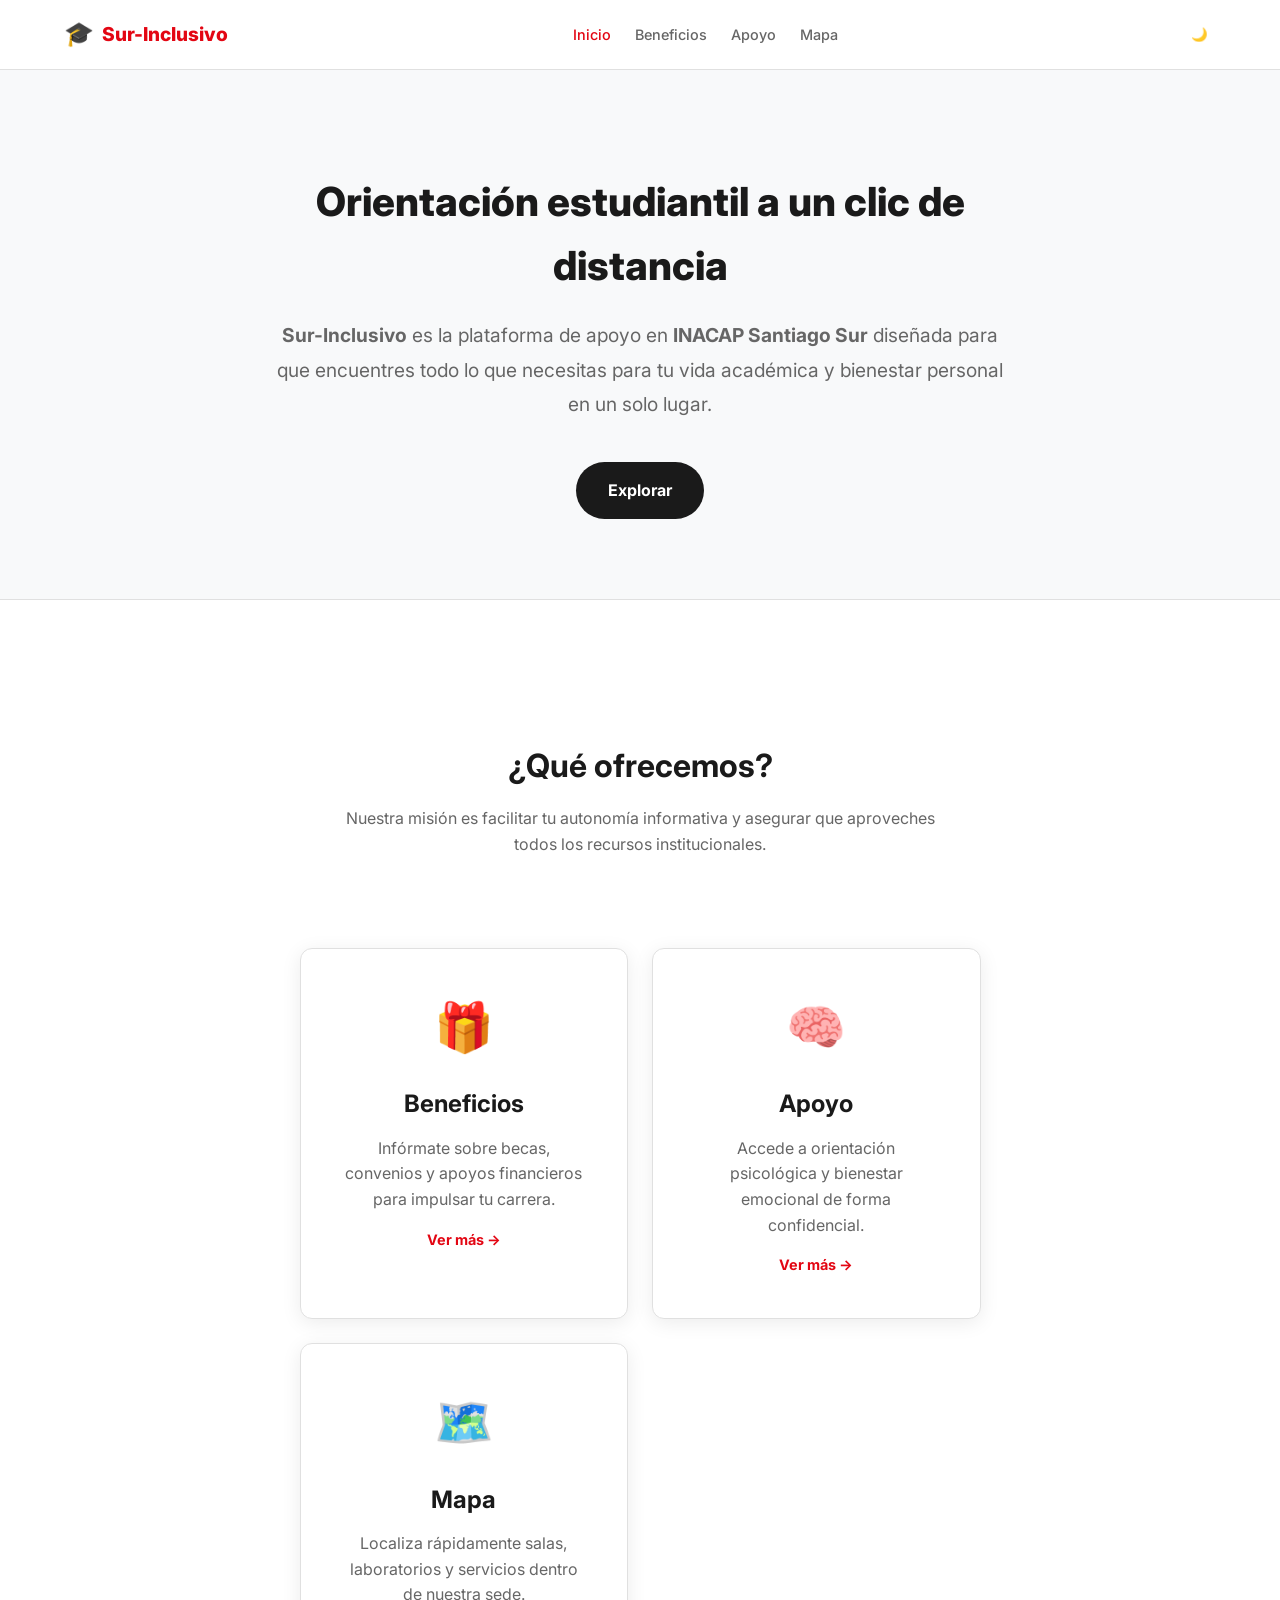
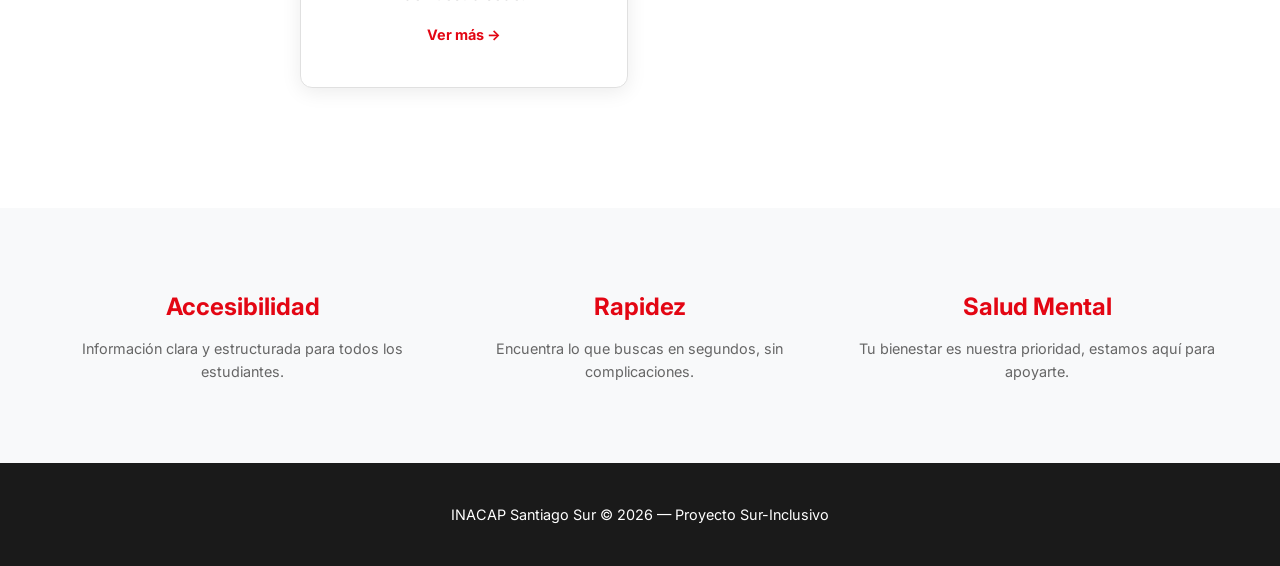
<file: index.html>
<!DOCTYPE html>
<html lang="es">

<head>
  <meta charset="UTF-8">
  <meta name="viewport" content="width=device-width, initial-scale=1.0">
  <title>Sur-Inclusivo | Tu Guía Estudiantil</title>
  <link rel="stylesheet" href="styles.css">
  <link rel="preconnect" href="https://fonts.googleapis.com">
  <link rel="preconnect" href="https://fonts.gstatic.com" crossorigin>
  <link href="https://fonts.googleapis.com/css2?family=Inter:wght@400;600;800&display=swap" rel="stylesheet">
</head>

<body>
  <nav class="navbar">
    <div class="container navbar-inner">
      <a href="index.html" class="navbar-brand">
        <span style="font-size: 1.5rem;">🎓</span> Sur-Inclusivo
      </a>
      <ul class="nav-links">
        <li><a href="index.html" class="nav-link">Inicio</a></li>
        <li><a href="beneficios.html" class="nav-link">Beneficios</a></li>
        <li><a href="apoyo.html" class="nav-link">Apoyo</a></li>
        <li><a href="mapa.html" class="nav-link">Mapa</a></li>
      </ul>
      <div class="nav-actions">
        <button id="theme-btn" class="btn-theme">🌙</button>
        <button id="menu-btn" class="menu-btn">☰</button>
      </div>
    </div>
  </nav>

  <!-- Hero Section -->
  <header class="hero-landing fade-in">
    <div class="container hero-landing-content">
      <h1 class="page-title">Orientación estudiantil a un clic de distancia</h1>
      <p class="hero-text">
        <strong>Sur-Inclusivo</strong> es la plataforma de apoyo en <strong>INACAP Santiago Sur</strong> diseñada para
        que encuentres todo lo que necesitas para tu vida académica y bienestar personal en un solo lugar.
      </p>
      <div class="hero-buttons">
        <a href="#explorar" class="btn-emergency" style="background: var(--secondary);">Explorar</a>
      </div>
    </div>
  </header>

  <!-- About Section -->
  <section id="explorar" class="container" style="padding: 80px 0;">
    <div style="text-align: center; margin-bottom: 50px;" class="fade-in">
      <h2 style="font-size: 2rem; margin-bottom: 15px;">¿Qué ofrecemos?</h2>
      <p style="color: var(--text-secondary); max-width: 600px; margin: 0 auto;">
        Nuestra misión es facilitar tu autonomía informativa y asegurar que aproveches todos los recursos
        institucionales.
      </p>
    </div>

    <div class="dashboard">
      <a href="beneficios.html" class="dash-card fade-in" style="animation-delay: 0.1s;">
        <span class="dash-card-icon">🎁</span>
        <h3>Beneficios</h3>
        <p>Infórmate sobre becas, convenios y apoyos financieros para impulsar tu carrera.</p>
        <span class="btn-text">Ver más →</span>
      </a>
      <a href="apoyo.html" class="dash-card fade-in" style="animation-delay: 0.2s;">
        <span class="dash-card-icon">🧠</span>
        <h3>Apoyo</h3>
        <p>Accede a orientación psicológica y bienestar emocional de forma confidencial.</p>
        <span class="btn-text">Ver más →</span>
      </a>
      <a href="mapa.html" class="dash-card fade-in" style="animation-delay: 0.3s;">
        <span class="dash-card-icon">🗺️</span>
        <h3>Mapa</h3>
        <p>Localiza rápidamente salas, laboratorios y servicios dentro de nuestra sede.</p>
        <span class="btn-text">Ver más →</span>
      </a>
    </div>
  </section>

  <!-- Features Section (Brief) -->
  <section style="background: var(--bg-secondary); padding: 80px 0;">
    <div class="container">
      <div
        style="display: grid; grid-template-columns: repeat(auto-fit, minmax(250px, 1fr)); gap: 40px; text-align: center;">
        <div class="fade-in">
          <h4 style="color: var(--primary); font-size: 1.5rem; margin-bottom: 10px;">Accesibilidad</h4>
          <p style="font-size: 0.9rem; color: var(--text-secondary);">Información clara y estructurada para todos los
            estudiantes.</p>
        </div>
        <div class="fade-in" style="animation-delay: 0.1s;">
          <h4 style="color: var(--primary); font-size: 1.5rem; margin-bottom: 10px;">Rapidez</h4>
          <p style="font-size: 0.9rem; color: var(--text-secondary);">Encuentra lo que buscas en segundos, sin
            complicaciones.</p>
        </div>
        <div class="fade-in" style="animation-delay: 0.2s;">
          <h4 style="color: var(--primary); font-size: 1.5rem; margin-bottom: 10px;">Salud Mental</h4>
          <p style="font-size: 0.9rem; color: var(--text-secondary);">Tu bienestar es nuestra prioridad, estamos aquí
            para apoyarte.</p>
        </div>
      </div>
    </div>
  </section>

  <footer class="footer">
    <div class="container">
      <p>INACAP Santiago Sur &copy; 2026 — Proyecto Sur-Inclusivo</p>
    </div>
  </footer>

  <script src="script.js"></script>
</body>

</html>
</file>
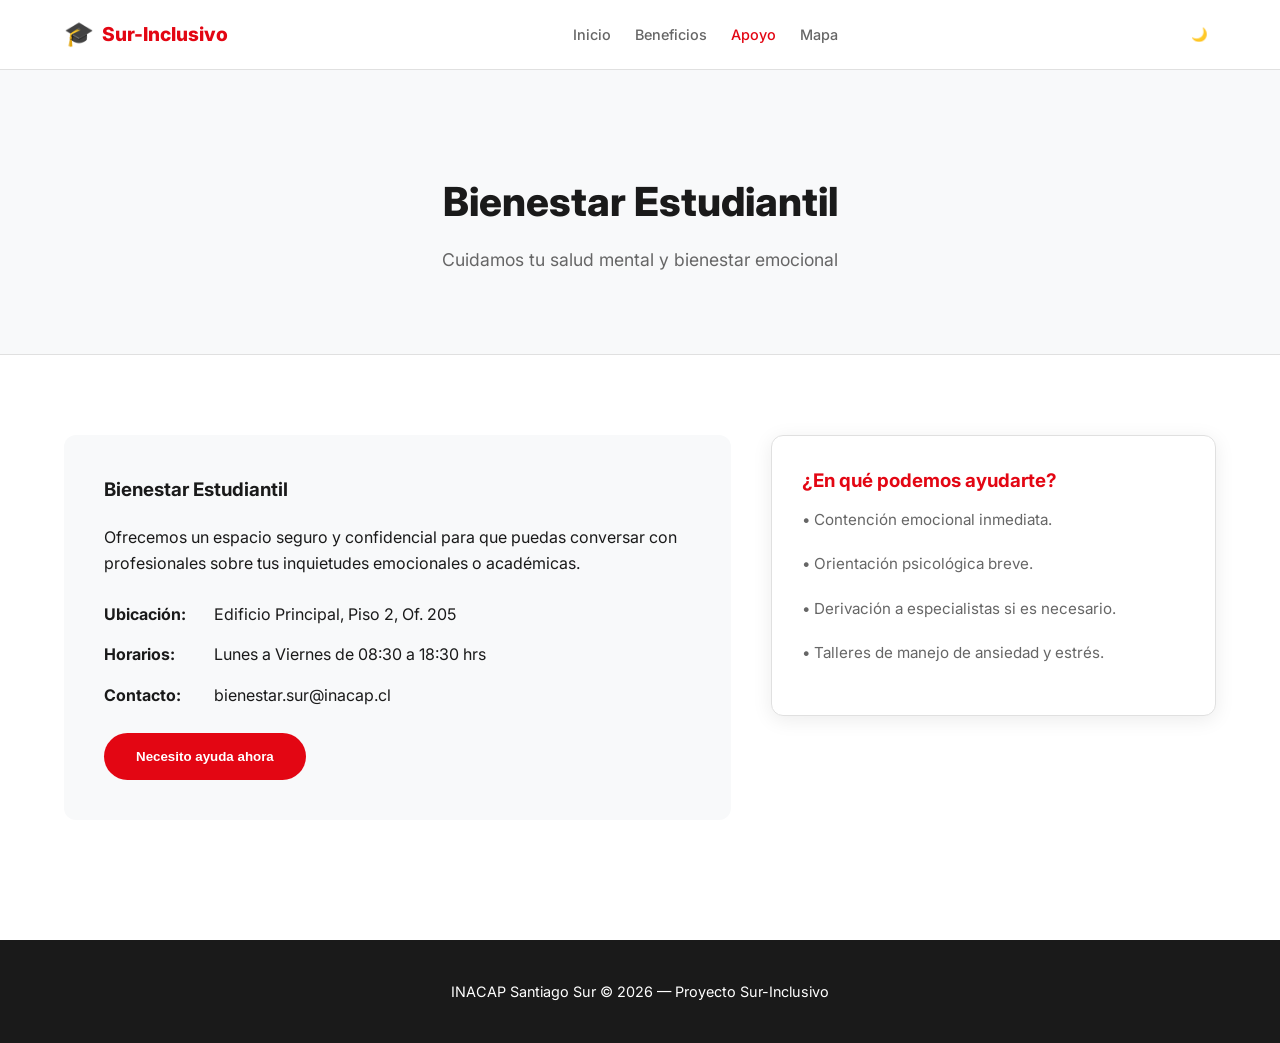
<file: apoyo.html>
<!DOCTYPE html>
<html lang="es">

<head>
  <meta charset="UTF-8">
  <meta name="viewport" content="width=device-width, initial-scale=1.0">
  <title>Apoyo | Sur-Inclusivo</title>
  <link rel="stylesheet" href="styles.css">
  <link rel="preconnect" href="https://fonts.googleapis.com">
  <link rel="preconnect" href="https://fonts.gstatic.com" crossorigin>
  <link href="https://fonts.googleapis.com/css2?family=Inter:wght@400;600;800&display=swap" rel="stylesheet">
</head>

<body>
  <nav class="navbar">
    <div class="container navbar-inner">
      <a href="index.html" class="navbar-brand">
        <span style="font-size: 1.5rem;">🎓</span> Sur-Inclusivo
      </a>
      <ul class="nav-links">
        <li><a href="index.html" class="nav-link">Inicio</a></li>
        <li><a href="beneficios.html" class="nav-link">Beneficios</a></li>
        <li><a href="apoyo.html" class="nav-link">Apoyo</a></li>
        <li><a href="mapa.html" class="nav-link">Mapa</a></li>
      </ul>
      <div class="nav-actions">
        <button id="theme-btn" class="btn-theme">🌙</button>
        <button id="menu-btn" class="menu-btn">☰</button>
      </div>
    </div>
  </nav>

  <header class="page-header fade-in">
    <div class="container">
      <h1 class="page-title">Bienestar Estudiantil</h1>
      <p class="page-subtitle">Cuidamos tu salud mental y bienestar emocional</p>
    </div>
  </header>

  <main class="container">
    <div class="support-layout fade-in">
      <div class="info-box">
        <h3>Bienestar Estudiantil</h3>
        <p>Ofrecemos un espacio seguro y confidencial para que puedas conversar con profesionales sobre tus inquietudes
          emocionales o académicas.</p>
        <br>
        <ul>
          <li><strong>Ubicación:</strong> Edificio Principal, Piso 2, Of. 205</li>
          <li><strong>Horarios:</strong> Lunes a Viernes de 08:30 a 18:30 hrs</li>
          <li><strong>Contacto:</strong> bienestar.sur@inacap.cl</li>
        </ul>
        <button id="btn-ayuda" class="btn-emergency">Necesito ayuda ahora</button>
      </div>
      <div class="card" style="height: fit-content;">
        <h3>¿En qué podemos ayudarte?</h3>
        <p>• Contención emocional inmediata.</p>
        <p>• Orientación psicológica breve.</p>
        <p>• Derivación a especialistas si es necesario.</p>
        <p>• Talleres de manejo de ansiedad y estrés.</p>
      </div>
    </div>
  </main>

  <!-- Modal -->
  <div id="modal-ayuda" class="modal">
    <div class="modal-content">
      <span class="modal-close">&times;</span>
      <h2 style="color: var(--primary); margin-bottom: 20px;">Contacto de Emergencia</h2>
      <p>Si necesitas ayuda urgente, contacta a:</p>
      <div
        style="background: var(--bg-secondary); padding: 20px; border-radius: 12px; margin: 20px 0; text-align: left;">
        <p><strong>📞 Teléfono:</strong> +56 2 2345 6800</p>
        <p><strong>🏢 Ubicación:</strong> Bienestar Estudiantil (Piso 2)</p>
        <!-- <p><strong>🛡️ Seguridad:</strong> Interno 444 (24 hrs)</p> -->
      </div>
      <p style="font-size: 0.9rem; color: var(--text-secondary);">No estás solo/a. Estamos aquí para acompañarte.</p>
    </div>
  </div>

  <footer class="footer">
    <div class="container">
      <p>INACAP Santiago Sur &copy; 2026 — Proyecto Sur-Inclusivo</p>
    </div>
  </footer>

  <script src="script.js"></script>
</body>

</html>
</file>
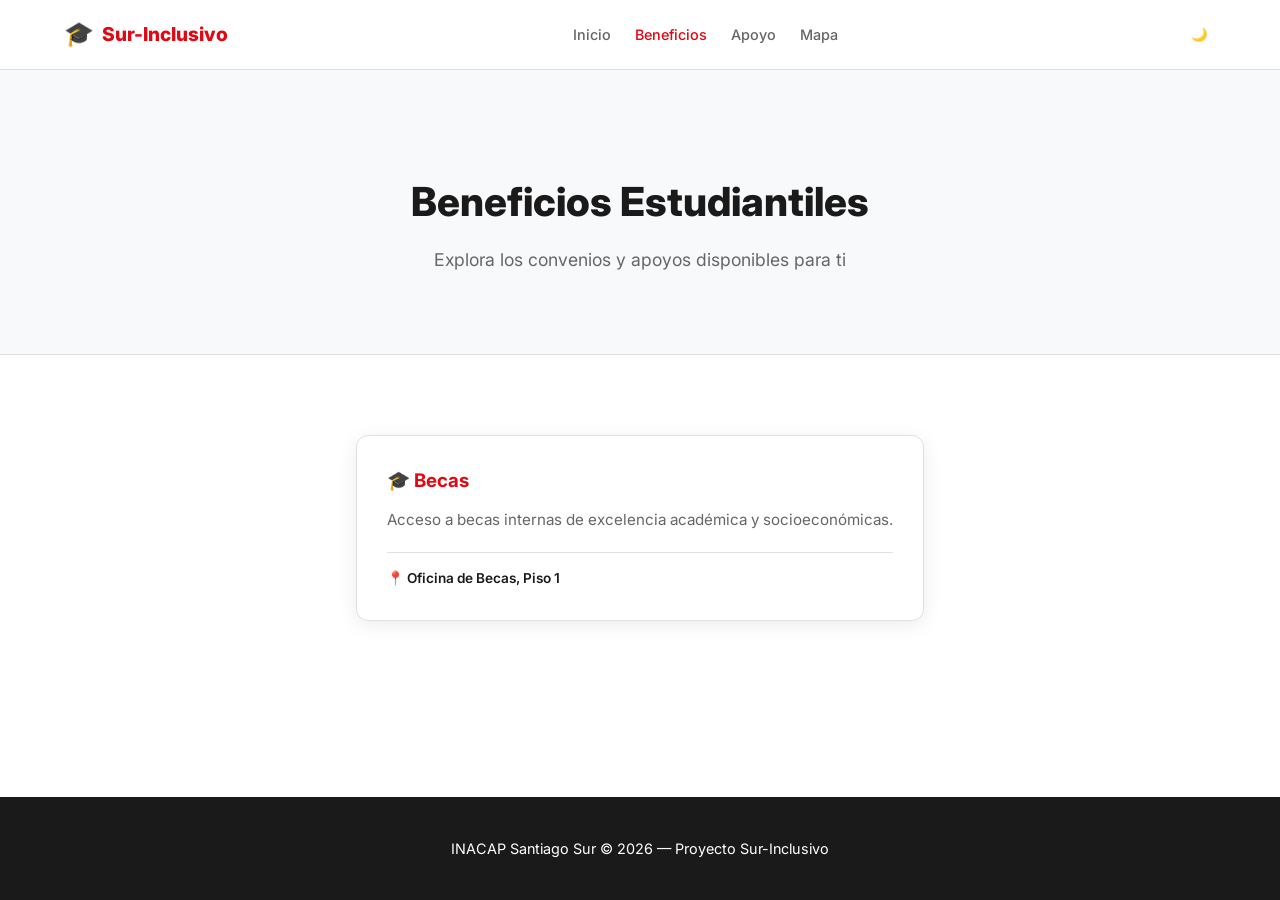
<file: beneficios.html>
<!DOCTYPE html>
<html lang="es">

<head>
  <meta charset="UTF-8">
  <meta name="viewport" content="width=device-width, initial-scale=1.0">
  <title>Beneficios | Sur-Inclusivo</title>
  <link rel="stylesheet" href="styles.css">
  <link rel="preconnect" href="https://fonts.googleapis.com">
  <link rel="preconnect" href="https://fonts.gstatic.com" crossorigin>
  <link href="https://fonts.googleapis.com/css2?family=Inter:wght@400;600;800&display=swap" rel="stylesheet">
</head>

<body>
  <nav class="navbar">
    <div class="container navbar-inner">
      <a href="index.html" class="navbar-brand">
        <span style="font-size: 1.5rem;">🎓</span> Sur-Inclusivo
      </a>
      <ul class="nav-links">
        <li><a href="index.html" class="nav-link">Inicio</a></li>
        <li><a href="beneficios.html" class="nav-link">Beneficios</a></li>
        <li><a href="apoyo.html" class="nav-link">Apoyo</a></li>
        <li><a href="mapa.html" class="nav-link">Mapa</a></li>
      </ul>
      <div class="nav-actions">
        <button id="theme-btn" class="btn-theme">🌙</button>
        <button id="menu-btn" class="menu-btn">☰</button>
      </div>
    </div>
  </nav>

  <header class="page-header fade-in">
    <div class="container">
      <h1 class="page-title">Beneficios Estudiantiles</h1>
      <p class="page-subtitle">Explora los convenios y apoyos disponibles para ti</p>
    </div>
  </header>

  <main class="container">
    <div class="grid">
      <div class="card fade-in" style="animation-delay: 0.1s;">
        <h3>🎓 Becas</h3>
        <p>Acceso a becas internas de excelencia académica y socioeconómicas.</p>
        <div class="card-footer">📍 Oficina de Becas, Piso 1</div>
      </div>
    </div>
  </main>

  <footer class="footer">
    <div class="container">
      <p>INACAP Santiago Sur &copy; 2026 — Proyecto Sur-Inclusivo</p>
    </div>
  </footer>

  <script src="script.js"></script>
</body>

</html>
</file>
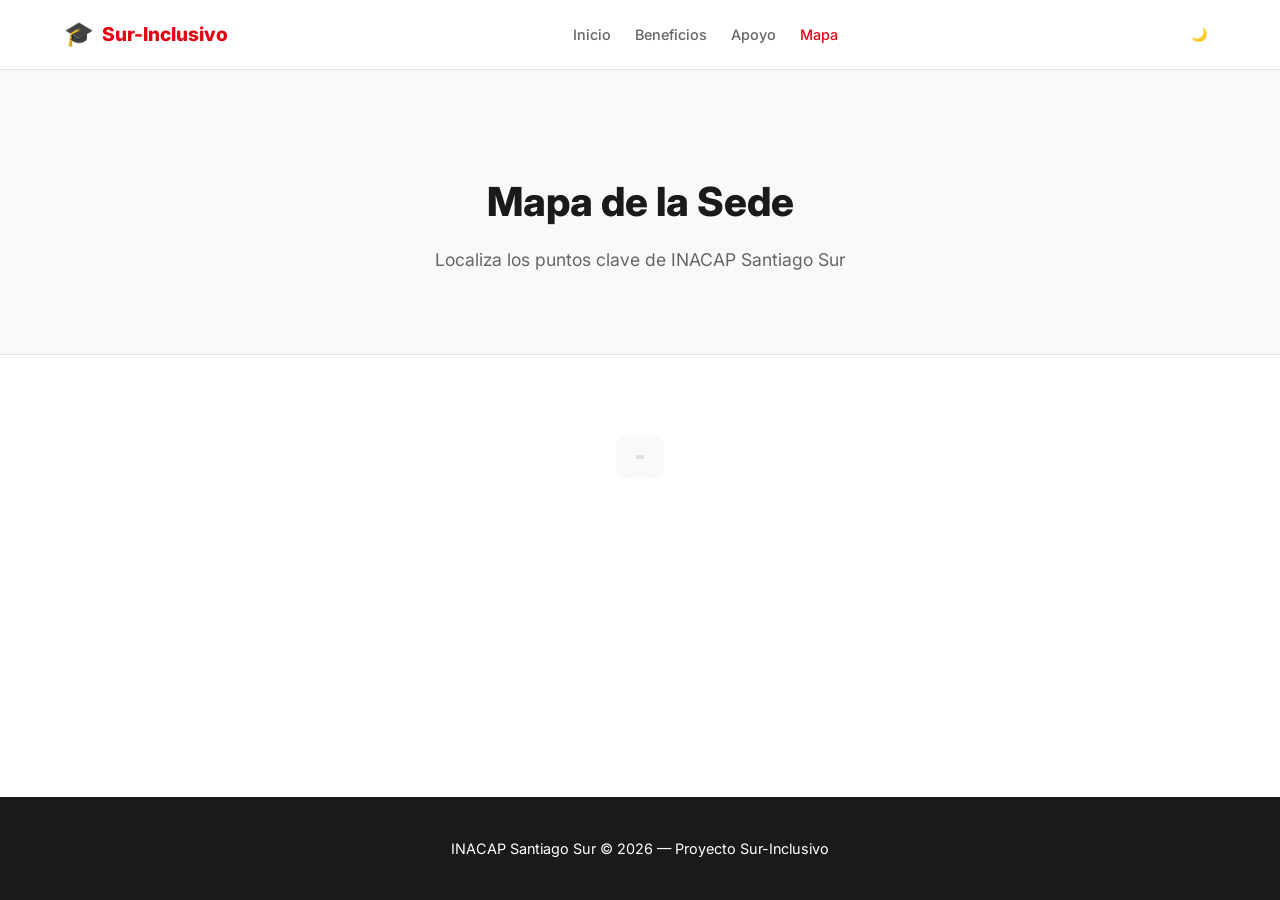
<file: mapa.html>
<!DOCTYPE html>
<html lang="es">
<head>
  <meta charset="UTF-8">
  <meta name="viewport" content="width=device-width, initial-scale=1.0">
  <title>Mapa | Sur-Inclusivo</title>
  <link rel="stylesheet" href="styles.css">
  <link rel="preconnect" href="https://fonts.googleapis.com">
  <link rel="preconnect" href="https://fonts.gstatic.com" crossorigin>
  <link href="https://fonts.googleapis.com/css2?family=Inter:wght@400;600;800&display=swap" rel="stylesheet">
</head>
<body>
  <nav class="navbar">
    <div class="container navbar-inner">
      <a href="index.html" class="navbar-brand">
        <span style="font-size: 1.5rem;">🎓</span> Sur-Inclusivo
      </a>
      <ul class="nav-links">
        <li><a href="index.html" class="nav-link">Inicio</a></li>
        <li><a href="beneficios.html" class="nav-link">Beneficios</a></li>
        <li><a href="apoyo.html" class="nav-link">Apoyo</a></li>
        <li><a href="mapa.html" class="nav-link">Mapa</a></li>
      </ul>
      <div class="nav-actions">
        <button id="theme-btn" class="btn-theme">🌙</button>
        <button id="menu-btn" class="menu-btn">☰</button>
      </div>
    </div>
  </nav>

  <header class="page-header fade-in">
    <div class="container">
      <h1 class="page-title">Mapa de la Sede</h1>
      <p class="page-subtitle">Localiza los puntos clave de INACAP Santiago Sur</p>
    </div>
  </header>

  <main class="container">
    <div class="map-container fade-in">
      <div class="map-visual">
        <!-- Background grid/simulated map -->
        <div style="position: absolute; width: 100%; height: 100%; display: grid; grid-template-columns: repeat(10, 1fr); grid-template-rows: repeat(10, 1fr); opacity: 0.1;">
          <div style="border: 0.5px solid var(--text-primary);"></div>
          <!-- Repeat boxes... (omitted for brevity in visualization) -->
        </div>
        
        <!-- Interactive Points -->
        <div class="map-point" style="top: 20%; left: 30%;" data-label="Biblioteca 📚"></div>
        <div class="map-point" style="top: 40%; left: 60%;" data-label="Bienestar Estudiantil 🧠"></div>
        <div class="map-point" style="top: 70%; left: 20%;" data-label="Casino 🍽️"></div>
        <div class="map-point" style="top: 15%; left: 80%;" data-label="Enfermería 🏥"></div>
        <div class="map-point" style="top: 60%; left: 75%;" data-label="Salas Pabellón A ✍️"></div>
        <div class="map-point" style="top: 85%; left: 50%;" data-label="Estacionamiento 🅿️"></div>

        <div style="position: absolute; bottom: 20px; left: 20px; background: rgba(0,0,0,0.5); color: white; padding: 10px; border-radius: 6px; font-size: 0.8rem;">
          💡 Haz clic en los puntos para identificar la ubicación
        </div>
      </div>
    </div>
  </main>

  <footer class="footer">
    <div class="container">
      <p>INACAP Santiago Sur &copy; 2026 — Proyecto Sur-Inclusivo</p>
    </div>
  </footer>

  <script src="script.js"></script>
</body>
</html>
</file>
<file: styles.css>
:root {
  /* INACAP Brand Colors */
  --primary: #e30613;
  --primary-dark: #b3050f;
  --secondary: #1a1a1a;
  --secondary-light: #333333;
  --accent: #f4f4f4;
  --white: #ffffff;
  --success: #27ae60;
  --error: #e74c3c;
  
  /* Modern UI Tokens */
  --bg-primary: #ffffff;
  --bg-secondary: #f8f9fa;
  --text-primary: #1a1a1a;
  --text-secondary: #666666;
  --border-color: #e0e0e0;
  --shadow: 0 4px 20px rgba(0, 0, 0, 0.08);
  --shadow-hover: 0 10px 30px rgba(0, 0, 0, 0.12);
  --radius: 12px;
  --transition: all 0.3s cubic-bezier(0.4, 0, 0.2, 1);

  /* Map Colors */
  --map-bg: #f0f0f0;
  --map-building: #2c3e50;
  --map-text: #ffffff;
}

[data-theme="dark"] {
  --bg-primary: #121212;
  --bg-secondary: #1e1e1e;
  --text-primary: #f0f0f0;
  --text-secondary: #bbbbbb;
  --border-color: #333333;
  --shadow: 0 4px 20px rgba(0, 0, 0, 0.4);
  --shadow-hover: 0 10px 30px rgba(0, 0, 0, 0.5);
}

* {
  margin: 0;
  padding: 0;
  box-sizing: border-box;
}

body {
  font-family: 'Inter', system-ui, -apple-system, sans-serif;
  background-color: var(--bg-primary);
  color: var(--text-primary);
  line-height: 1.6;
  transition: background-color 0.3s, color 0.3s;
  min-height: 100vh;
  display: flex;
  flex-direction: column;
}

.container {
  max-width: 1200px;
  margin: 0 auto;
  padding: 0 24px;
}

/* Navbar */
.navbar {
  background: var(--bg-primary);
  border-bottom: 1px solid var(--border-color);
  height: 70px;
  position: sticky;
  top: 0;
  z-index: 1000;
  display: flex;
  align-items: center;
}

.navbar-inner {
  display: flex;
  justify-content: space-between;
  align-items: center;
  width: 100%;
}

.navbar-brand {
  font-weight: 800;
  font-size: 1.2rem;
  color: var(--primary);
  text-decoration: none;
  display: flex;
  align-items: center;
  gap: 8px;
}

.nav-links {
  display: flex;
  gap: 24px;
  list-style: none;
}

.nav-link {
  text-decoration: none;
  color: var(--text-secondary);
  font-weight: 500;
  font-size: 0.9rem;
  transition: var(--transition);
}

.nav-link:hover, .nav-link.active {
  color: var(--primary);
}

.nav-actions {
  display: flex;
  align-items: center;
  gap: 12px;
}

.btn-theme {
  background: none;
  border: none;
  cursor: pointer;
  padding: 8px;
  border-radius: 50%;
  color: var(--text-primary);
  display: flex;
  align-items: center;
  justify-content: center;
}

/* Page Header / Hero Landing */
.page-header, .hero-landing {
  padding: 100px 0 80px; /* Slightly more top padding */
  background: var(--bg-secondary);
  text-align: center;
  border-bottom: 1px solid var(--border-color);
  margin-bottom: 60px; /* Increased margin */
}

main.container {
  padding-top: 20px;
  padding-bottom: 60px;
}

.hero-landing-content {
  max-width: 800px;
  margin: 0 auto;
}

.hero-text {
  font-size: 1.2rem;
  color: var(--text-secondary);
  margin: 20px 0 40px;
  line-height: 1.8;
}

.hero-buttons {
  display: flex;
  justify-content: center;
  gap: 16px;
}

.btn-text {
  display: inline-block;
  margin-top: 15px;
  color: var(--primary);
  font-weight: 700;
  font-size: 0.9rem;
}

.page-title {
  font-size: 2.5rem;
  font-weight: 800;
  color: var(--secondary);
  margin-bottom: 12px;
}

[data-theme="dark"] .page-title { color: var(--white); }

.page-subtitle {
  color: var(--text-secondary);
  font-size: 1.1rem;
}

/* Dashboard Cards (index.html) */
.dashboard {
  display: grid;
  grid-template-columns: repeat(auto-fit, minmax(300px, 1fr));
  gap: 24px;
  padding: 40px 0;
}

.dash-card {
  background: var(--bg-primary);
  padding: 40px;
  border-radius: var(--radius);
  border: 1px solid var(--border-color);
  text-decoration: none;
  transition: var(--transition);
  text-align: center;
  box-shadow: var(--shadow);
}

.dash-card:hover {
  transform: translateY(-8px);
  box-shadow: var(--shadow-hover);
  border-color: var(--primary);
}

.dash-card-icon {
  font-size: 3rem;
  margin-bottom: 20px;
  display: block;
}

.dash-card h3 {
  font-size: 1.5rem;
  color: var(--text-primary);
  margin-bottom: 12px;
}

.dash-card p {
  color: var(--text-secondary);
}

/* Grid Layout (beneficios.html) */
.grid {
  display: grid;
  grid-template-columns: repeat(auto-fit, minmax(280px, 1fr));
  gap: 24px;
  margin-bottom: 60px;
}

.card {
  background: var(--bg-primary);
  padding: 30px;
  border-radius: var(--radius);
  border: 1px solid var(--border-color);
  box-shadow: var(--shadow);
  transition: var(--transition);
}

.card:hover {
  transform: translateY(-5px);
  box-shadow: var(--shadow-hover);
}

.card h3 {
  margin-bottom: 12px;
  color: var(--primary);
}

.card p {
  color: var(--text-secondary);
  font-size: 0.95rem;
  margin-bottom: 20px;
}

.card-footer {
  font-size: 0.85rem;
  font-weight: 600;
  color: var(--text-primary);
  padding-top: 15px;
  border-top: 1px solid var(--border-color);
}

/* Support Page (apoyo.html) */
.support-layout {
  display: grid;
  grid-template-columns: 1.5fr 1fr;
  gap: 40px;
  margin-bottom: 60px;
}

.info-box {
  background: var(--bg-secondary);
  padding: 40px;
  border-radius: var(--radius);
}

.info-box h3 {
  margin-bottom: 20px;
}

.info-box ul {
  list-style: none;
  margin-bottom: 24px;
}

.info-box ul li {
  margin-bottom: 15px;
  display: grid;
  grid-template-columns: 100px 1fr;
  gap: 10px;
  align-items: flex-start;
}

.btn-emergency {
  display: inline-block;
  background: var(--primary);
  color: white;
  padding: 16px 32px;
  border-radius: 100px;
  text-decoration: none;
  font-weight: 700;
  border: none;
  cursor: pointer;
  transition: var(--transition);
}

.btn-emergency:hover {
  background: var(--primary-dark);
  transform: scale(1.05);
}

/* Map Page (mapa.html) */
.map-container {
  background: var(--bg-secondary);
  border-radius: var(--radius);
  padding: 20px;
  margin-bottom: 60px;
  position: relative;
}

.map-visual {
  width: 100%;
  aspect-ratio: 16/9;
  background: var(--map-bg);
  border-radius: 8px;
  position: relative;
  overflow: hidden;
  border: 2px solid var(--border-color);
}

.map-point {
  position: absolute;
  width: 20px;
  height: 20px;
  background: var(--primary);
  border: 3px solid white;
  border-radius: 50%;
  cursor: pointer;
  transition: var(--transition);
}

.map-point:hover {
  transform: scale(1.5);
  box-shadow: 0 0 15px var(--primary);
}

.map-point::after {
  content: attr(data-label);
  position: absolute;
  bottom: 100%;
  left: 50%;
  transform: translateX(-50%);
  background: var(--secondary);
  color: white;
  padding: 4px 10px;
  border-radius: 4px;
  font-size: 0.75rem;
  white-space: nowrap;
  opacity: 0;
  visibility: hidden;
  transition: var(--transition);
}

.map-point:hover::after {
  opacity: 1;
  visibility: visible;
  bottom: 130%;
}

/* Footer */
.footer {
  margin-top: auto;
  padding: 40px 0;
  background: var(--secondary);
  color: white;
  text-align: center;
  font-size: 0.9rem;
}

/* Modal */
.modal {
  position: fixed;
  top: 0;
  left: 0;
  width: 100%;
  height: 100%;
  background: rgba(0,0,0,0.7);
  display: none;
  justify-content: center;
  align-items: center;
  z-index: 2000;
  backdrop-filter: blur(5px);
}

.modal-content {
  background: var(--bg-primary);
  padding: 40px;
  border-radius: var(--radius);
  max-width: 500px;
  width: 90%;
  text-align: center;
  position: relative;
}

.modal-close {
  position: absolute;
  top: 15px;
  right: 15px;
  cursor: pointer;
  font-size: 1.5rem;
  color: var(--text-secondary);
}

/* Toasts */
.toast-container {
  position: fixed;
  bottom: 24px;
  right: 24px;
  z-index: 3000;
}

.toast {
  background: var(--secondary);
  color: white;
  padding: 12px 24px;
  border-radius: 8px;
  margin-top: 8px;
  box-shadow: var(--shadow);
  animation: slideIn 0.3s ease-out;
}

@keyframes slideIn {
  from { transform: translateX(100%); opacity: 0; }
  to { transform: translateX(0); opacity: 1; }
}

/* Navbar Mobile */
.menu-btn {
  display: none;
  background: none;
  border: none;
  font-size: 1.5rem;
  cursor: pointer;
  color: var(--text-primary);
  padding: 5px;
}

@media (max-width: 768px) {
  .menu-btn {
    display: block;
    order: 3;
  }

  .nav-links {
    position: fixed;
    top: 70px;
    left: -100%;
    width: 100%;
    height: calc(100vh - 70px);
    background: var(--bg-primary);
    flex-direction: column;
    align-items: center;
    padding-top: 40px;
    transition: var(--transition);
    border-top: 1px solid var(--border-color);
    z-index: 999;
  }

  .nav-links.active {
    left: 0;
  }

  .nav-link {
    font-size: 1.2rem;
    padding: 15px;
  }

  .nav-actions {
    order: 2;
  }
  
  .navbar-inner {
    gap: 10px;
  }

  .support-layout {
    grid-template-columns: 1fr;
    gap: 30px;
    justify-items: center;
  }

  .info-box, .support-layout .card {
    width: 100%;
    max-width: 600px;
    padding: 25px;
  }
}

/* Animations */
.fade-in {
  animation: fadeIn 0.6s ease-out forwards;
}

@keyframes fadeIn {
  from { opacity: 0; transform: translateY(10px); }
  to { opacity: 1; transform: translateY(0); }
}
</file>
